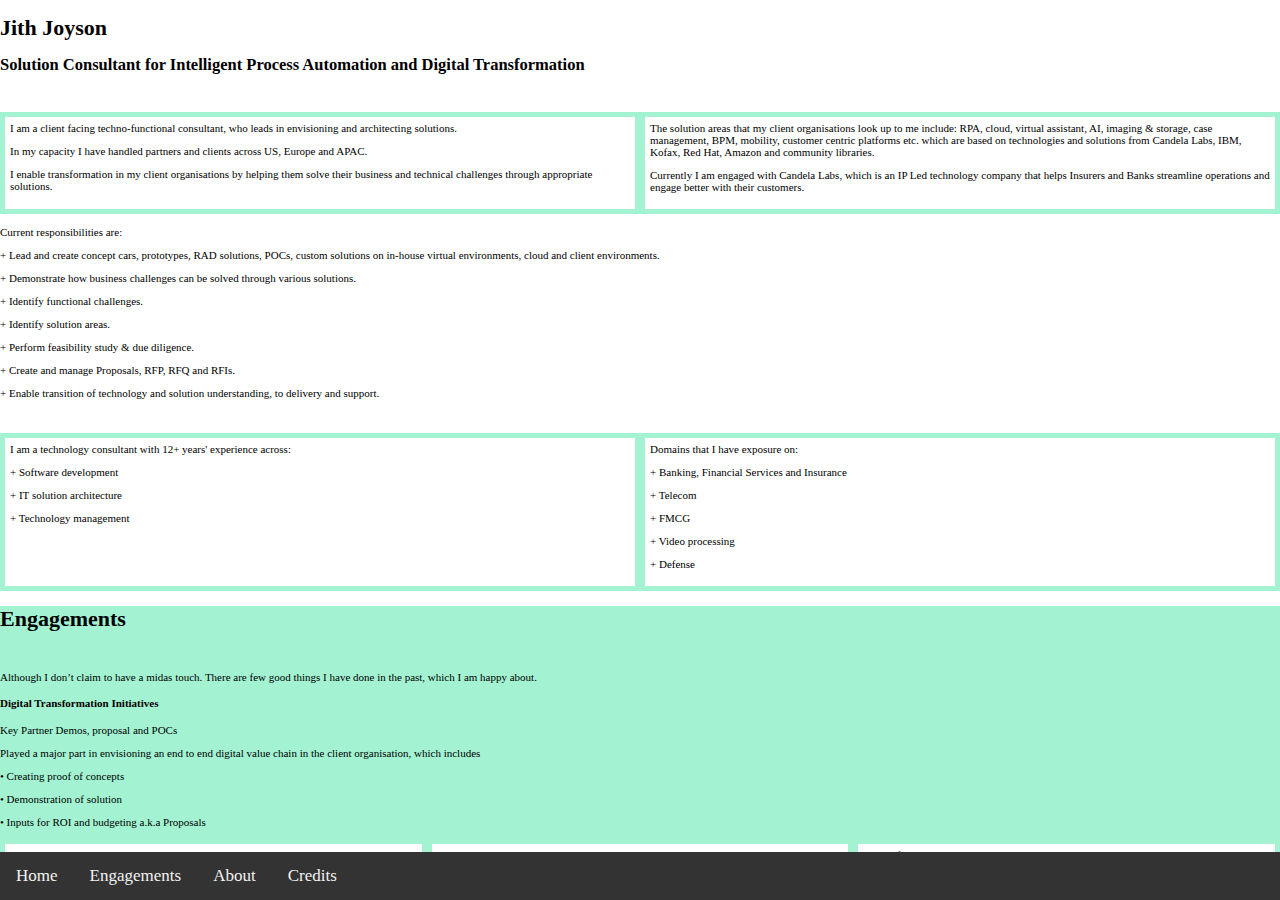
<file: index.html>
<!DOCTYPE html>
<html>
  <head>
    <title>
        Jith Joyson - Solution Consultant for Intelligent Process Automation and Digital Transformation
    </title>
    <meta charset="UTF-8"> 
        <link rel="stylesheet" type="text/css" href="./styles.css" />
  </head>
  <body>
    <div class="outer-wrapper">
       <div class="wrapper">
         <div id="home" class="slide one">
            <h1>Jith Joyson </h1> <p>
            <h2>Solution Consultant for Intelligent Process Automation and Digital Transformation</h2><p>
              <br>
            <div class="flex-container">
              <div class="flex-container-50">
                I am a client facing techno-functional consultant, who leads in envisioning and architecting solutions. <p>
                In my capacity I have handled partners and clients across US, Europe and APAC. <p>
               I enable transformation in my client organisations by helping them solve their business and technical challenges through appropriate solutions.<p>
              </div>
              <div class="flex-container-50">
                The solution areas that my client organisations look up to me include: RPA, cloud, virtual assistant, AI, imaging & storage, case management, BPM, mobility, customer centric platforms etc. which are based on technologies and solutions from Candela Labs, IBM, Kofax, Red Hat, Amazon and community libraries.<p>
                Currently I am engaged with Candela Labs, which is an IP Led technology company that helps Insurers and Banks streamline operations and engage better with their customers. <p>
              </div>
            </div>
            <br>
              Current responsibilities are:<p>
              + Lead and create concept cars, prototypes, RAD solutions, POCs, custom solutions on in-house virtual environments, cloud and client environments.<p>
              + Demonstrate how business challenges can be solved through various solutions.<p>
              + Identify functional challenges.<p>
              + Identify solution areas.<p>
              + Perform feasibility study & due diligence.<p>
              + Create and manage Proposals, RFP, RFQ and RFIs.<p>
              + Enable transition of technology and solution understanding, to delivery and support.<p>
              <p>
              <br>
              <div class="flex-container">
               <div class="flex-container-50">
                  I am a technology consultant with 12+ years' experience across:<p>
                  + Software development<p>
                  + IT solution architecture<p>
                  + Technology management
                </div>
                <div class="flex-container-50">
                  Domains that I have exposure on:<p>
                  + Banking, Financial Services and Insurance<p>
                  + Telecom<p>
                  + FMCG<p>
                  + Video processing<p>
                  + Defense
                </div>
              </div>
        	</div>
	        <div class="slide two" id="engagements">
     	      <h1>Engagements</h1><p>
            <br><br>
  	        Although I don’t claim to have a midas touch. There are few good things I 		have done in the past, which I am happy about.<p>
            <h4>Digital Transformation Initiatives<p></h4>
            Key Partner Demos, proposal and POCs<p>
            Played a major part in envisioning an end to end digital value chain in the client organisation, which includes <p>
            •	Creating proof of concepts <p>
            •	Demonstration of solution <p>
            •	Inputs for ROI and budgeting a.k.a Proposals <p>
            <div class="flex-container">
              <div class="flex-container-33">
                Prudential Hong Kong <p>
                Prudential Assurance Malaysia Berhad (PAMB) <p>
                Prudential Takaful (PBTB) – Malaysia <p>
                Prudential Thailand <p>
                Prudential Indonesia <p>
		Prudential Vietnam <p>
		Prudential Philippines <p>
		Prudential Singapore <p>
              </div>
              <div class="flex-container-33">
                NTUC Singapore <p>
                FWD Malaysia <p>
                FWD Vietnam <p>
                FWD Singapore <p>
                FWD Philipines <p>
                FWD Thailand <p>
		AXA Malaysia <p>                
              </div>
              <div class="flex-container-33">
                SCB Life Thailand <p>
		Kenya Commercial Bank <p>
                BUPA Hong Kong <p>
                Allianz Ayudhya <p>
                Great Eastern <p>
                Forte Life Combodia <p>
                Commercial Bank of Ethiopia <p>
                Zep-Re <p>
              </div>
           </div>
          <div class="flex-container">
            <div class="flex-container-50">  
                <h4> Partner Management </h4><p>
                Cobham<p>
                Xilinx Inc, US<p>
                BBC UK<p>
            </div>
            <div class="flex-container-50">
              <h4>Offshore software development engineer</h4><p></p>
               Orange UK<p>
            </div>
          </div>
        </div>
        <div class="slide three" id="about">
          <h1>About me</h1><p>
          <br><br>
            I have a never-ending curiosity to learn, improve and progress. (This website is also part of a learning exercise)<p>
          <div class="flex-container-about">
            <div class="flex-container-40-about">
              <h4>Some of my skills that could be useful in my professional interactions are:</h4> <p>
              +	International exposure: US, UK, APAC, MEA<p>
              +	Rapport building within a short span of time<p>
              +	Systems perspective (techno-functional)<p>
              +	Ability to analyse complex requirements<p>
              +	System architecture <p>
              +	Excellent people interaction<p>
              +	Financial modelling<p>	
              +	Ability to handle & lead multiple assignments<p>
              +	Work flow/ business process modelling (BPMN)<p>
              +	Excellent presentation skills <p>
              +	Consultative problem solving<p>
              +	Solution modelling and visual orchestration <p>
              +	Simple and clear communication; vocal and written<p>
            </div>
            <div class="flex-container-40-about">
              <h4>Certification</h4><p>
              + TOGAF 9 Certified Enterprise Architect (Level 1 & 2)<p></p>
              + Kofax Kapow (RPA)<p></p>
              + Licentiate from Insurance Institute of India (III)<p></p>
              + AWS Certified Solution Architect<p></p>
              + Kofax KTA (Capture and Workflow)<p></p>
              + Six Sigma Yellow belt<p></p>
              + Automation Anywhere Certified Advanced RPA Professional (V11.0), RPA Business Analyst<p></p>
              + Pursuing AWS CSA - Professional, DevOps Professional, AA and UiPath certification via self-training<p></p>
              </div>
           <div class="badge-base LI-profile-badge flex-container-20-about" data-locale="en_US" data-size="medium" data-theme="dark" data-type="HORIZONTAL" data-vanity="jithjoyson" data-version="v1"><a class="badge-base__link LI-simple-link" href="https://in.linkedin.com/in/jithjoyson?trk=profile-badge"></a></div>
            <script src="https://platform.linkedin.com/badges/js/profile.js" async defer type="text/javascript"></script>
	    </div>
		</div> 
         </div>
        <div class="slide four" id="credits">
          <h1>Credits</h1><p>
          <br><br>  
          Thanks a ton to my family, friends and colleaugues for their tolerance and support. <p>
            <br>
          <h4>Tech credits</h4><p>
          1. Domain name provider - Freenom https://www.freenom.com<p></p>
          2. Hosting - https://www.000webhost.com/ now moved to https://github.com <p></p>
          3. Horizontal scrolling - https://redstapler.co/ - functionality removed<p></p>
        </div>
      </div>
    </div>
  </div>
      <nav class="navbar">
        <div class="bnav__item"> 
         <a href="#home" class="a">Home</a>
        </div>
        <div class="bnav__item">
          <a href="#engagements" class="a">Engagements</a>
        </div>
        <div class="bnav__item">
          <a href="#about" class="a">About</a>
        </div>
        <div class="bnav__item">
          <a href="#credits" class="a">Credits</a>
        </div>
      </nav> 
</html>
</file>
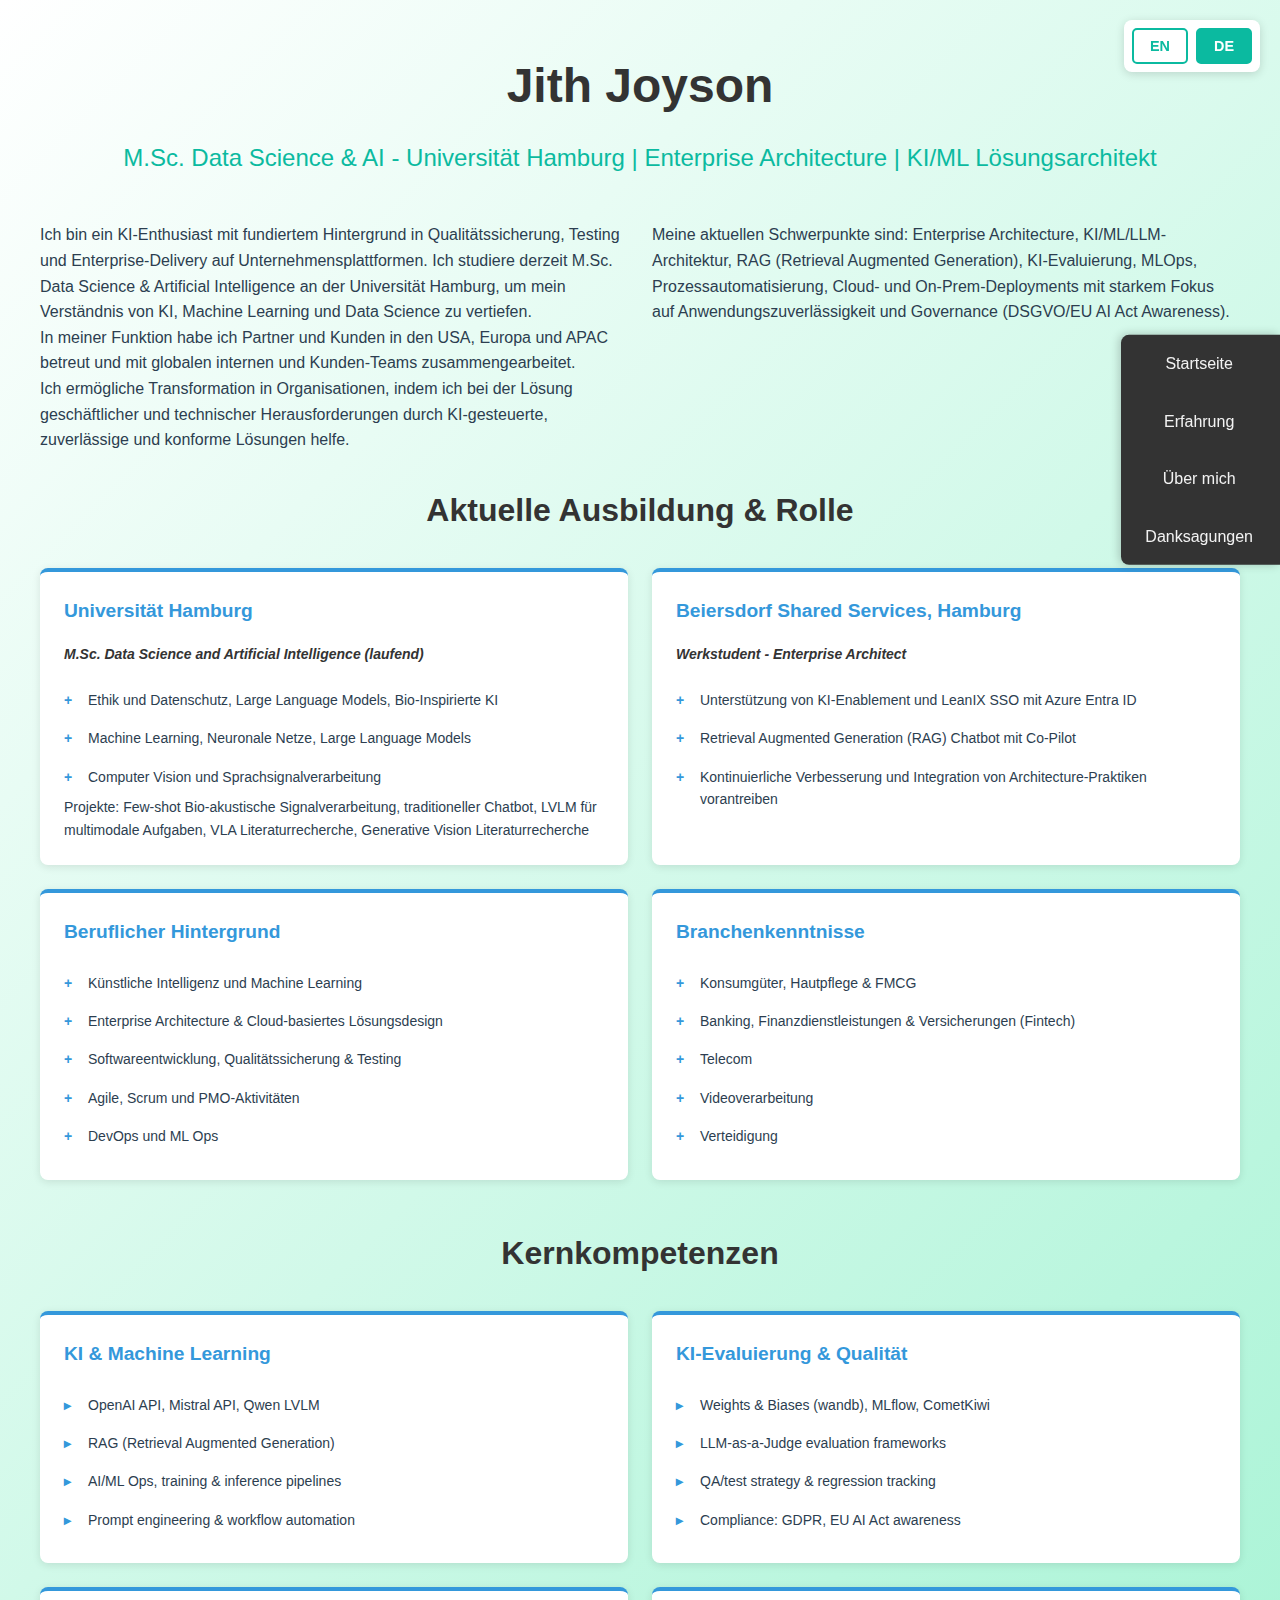
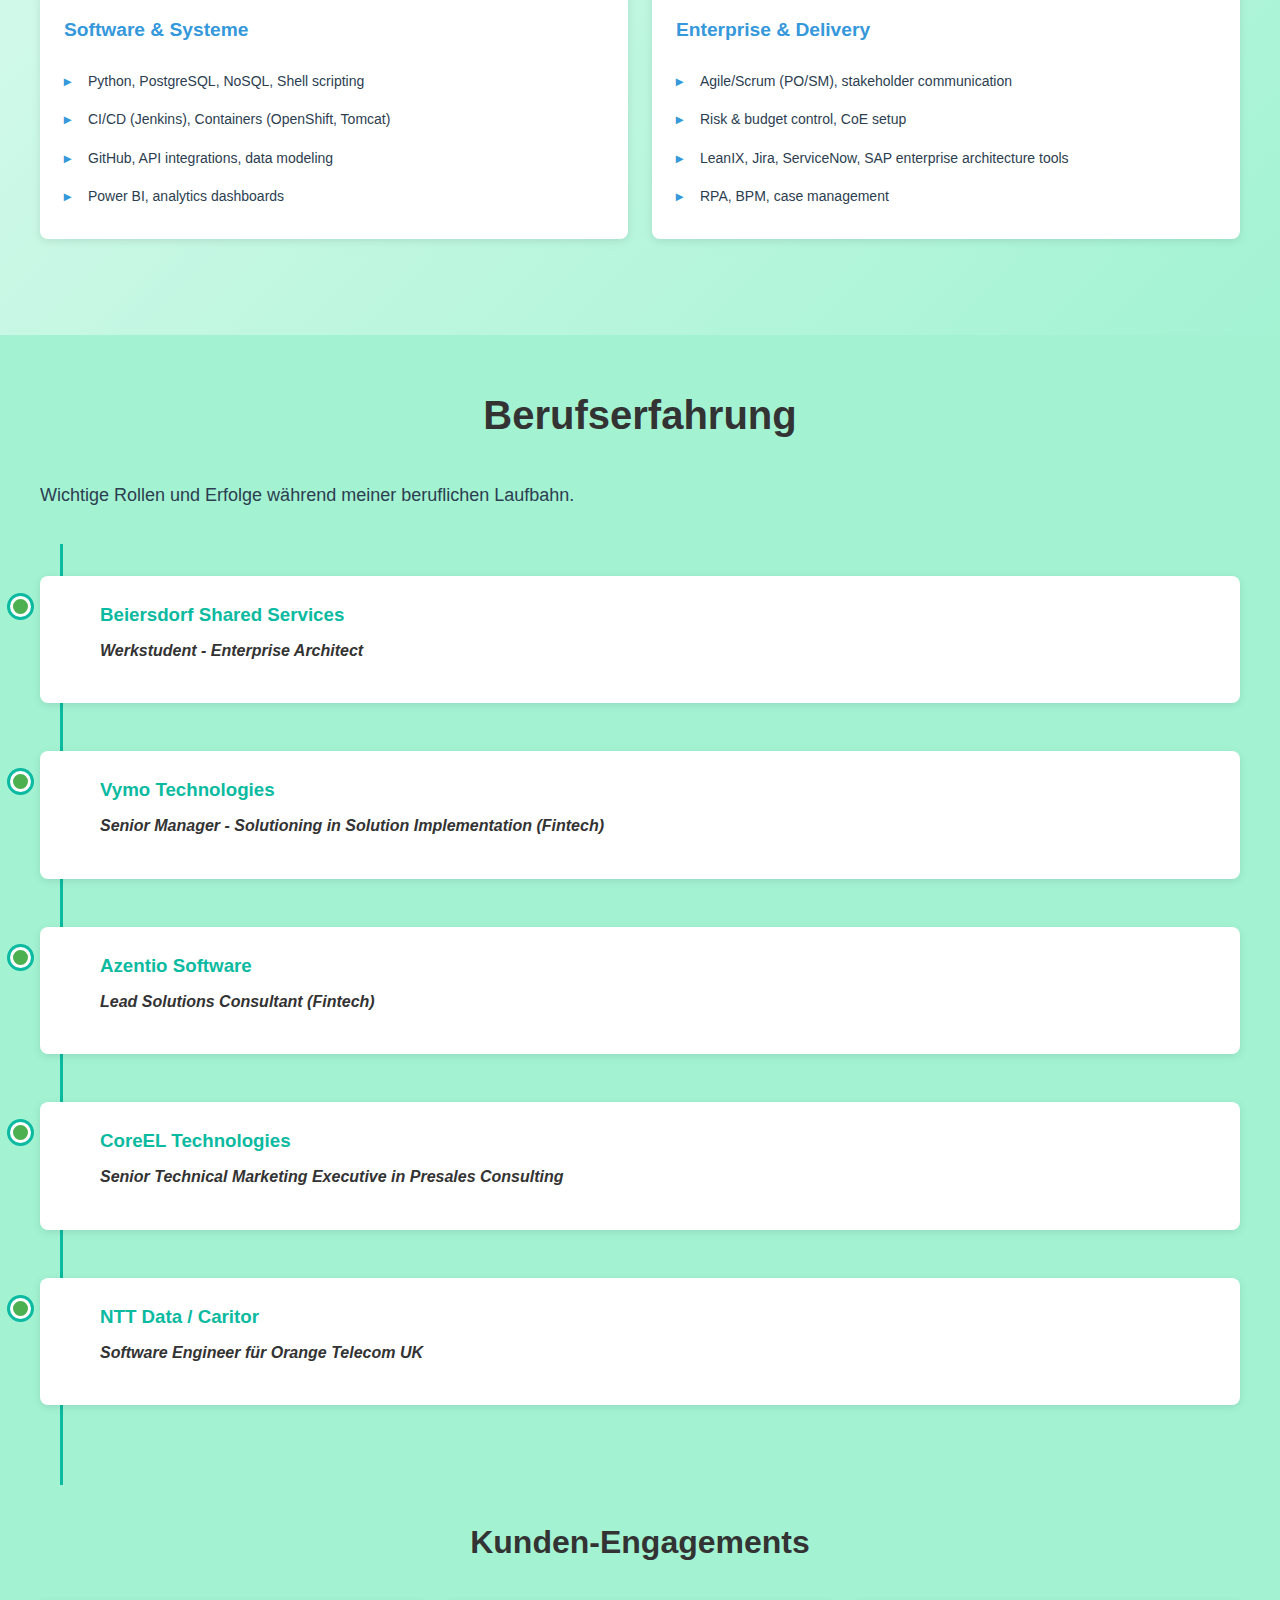
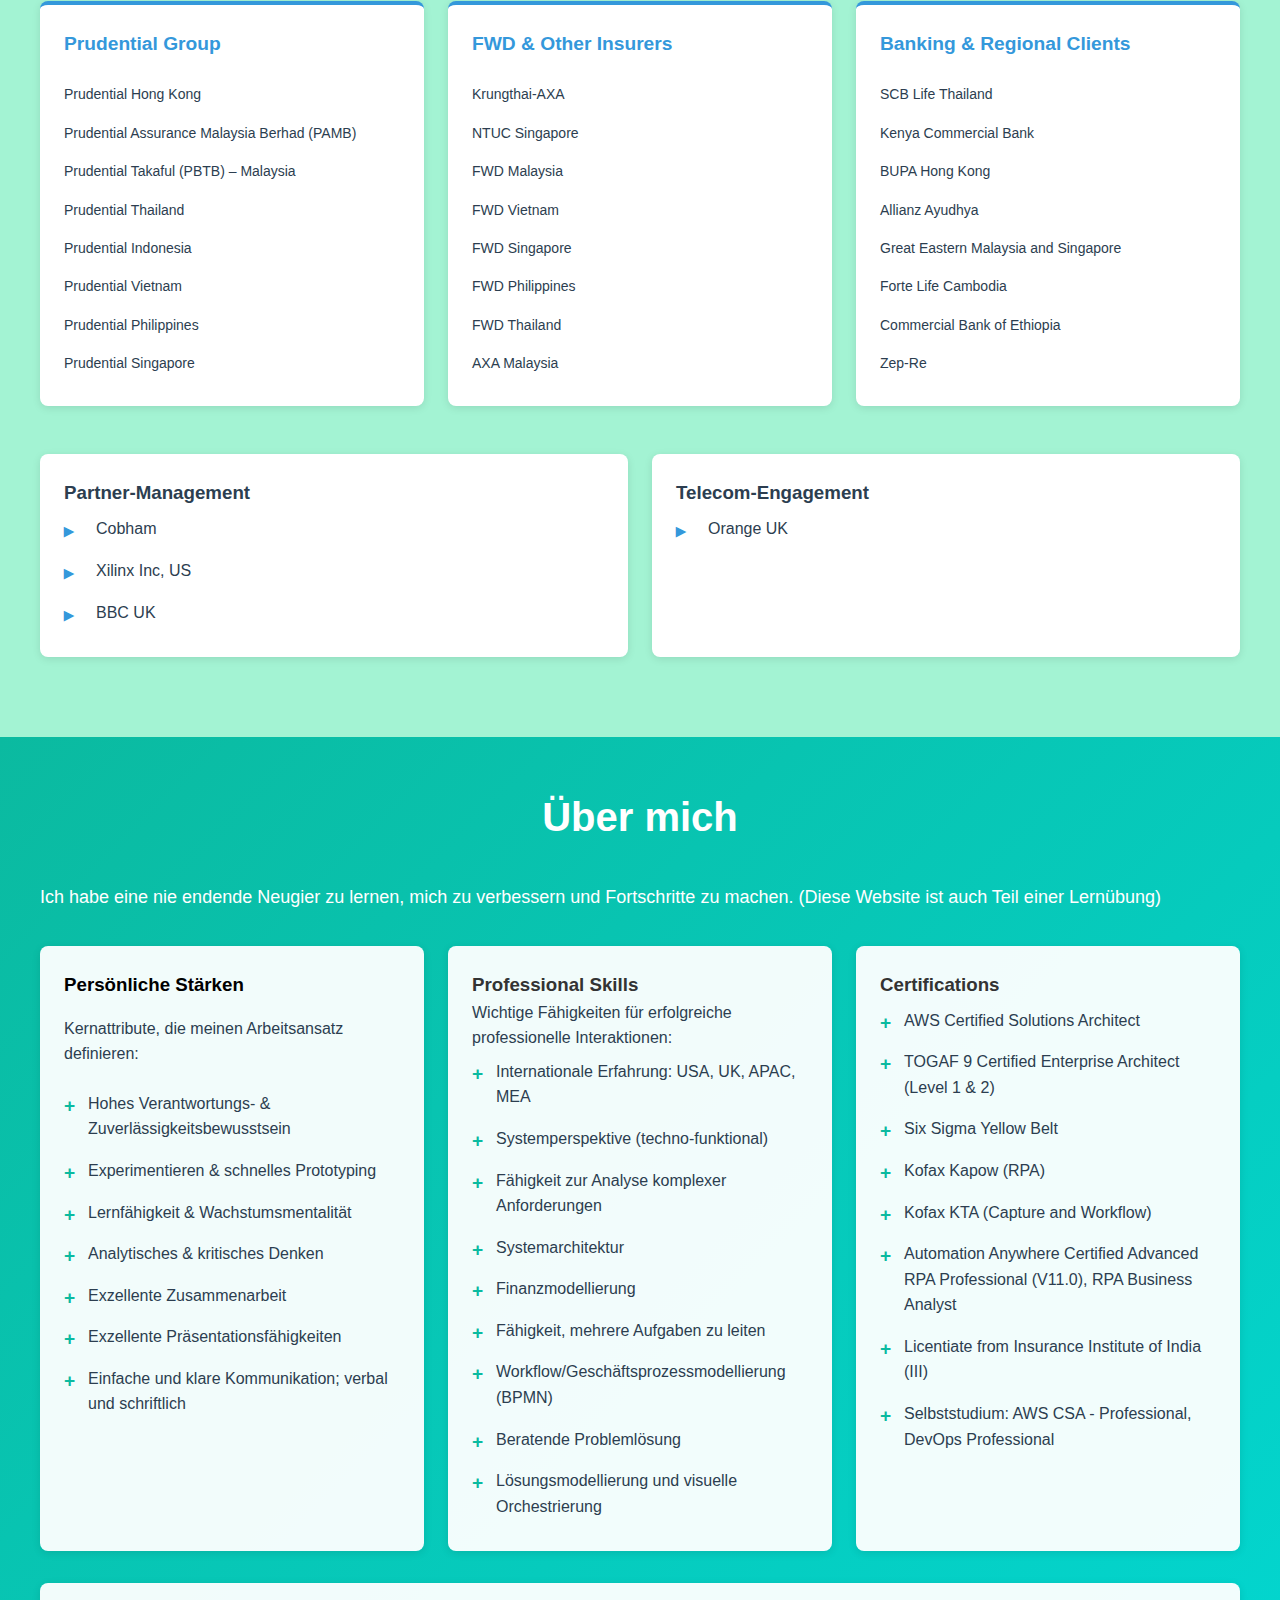
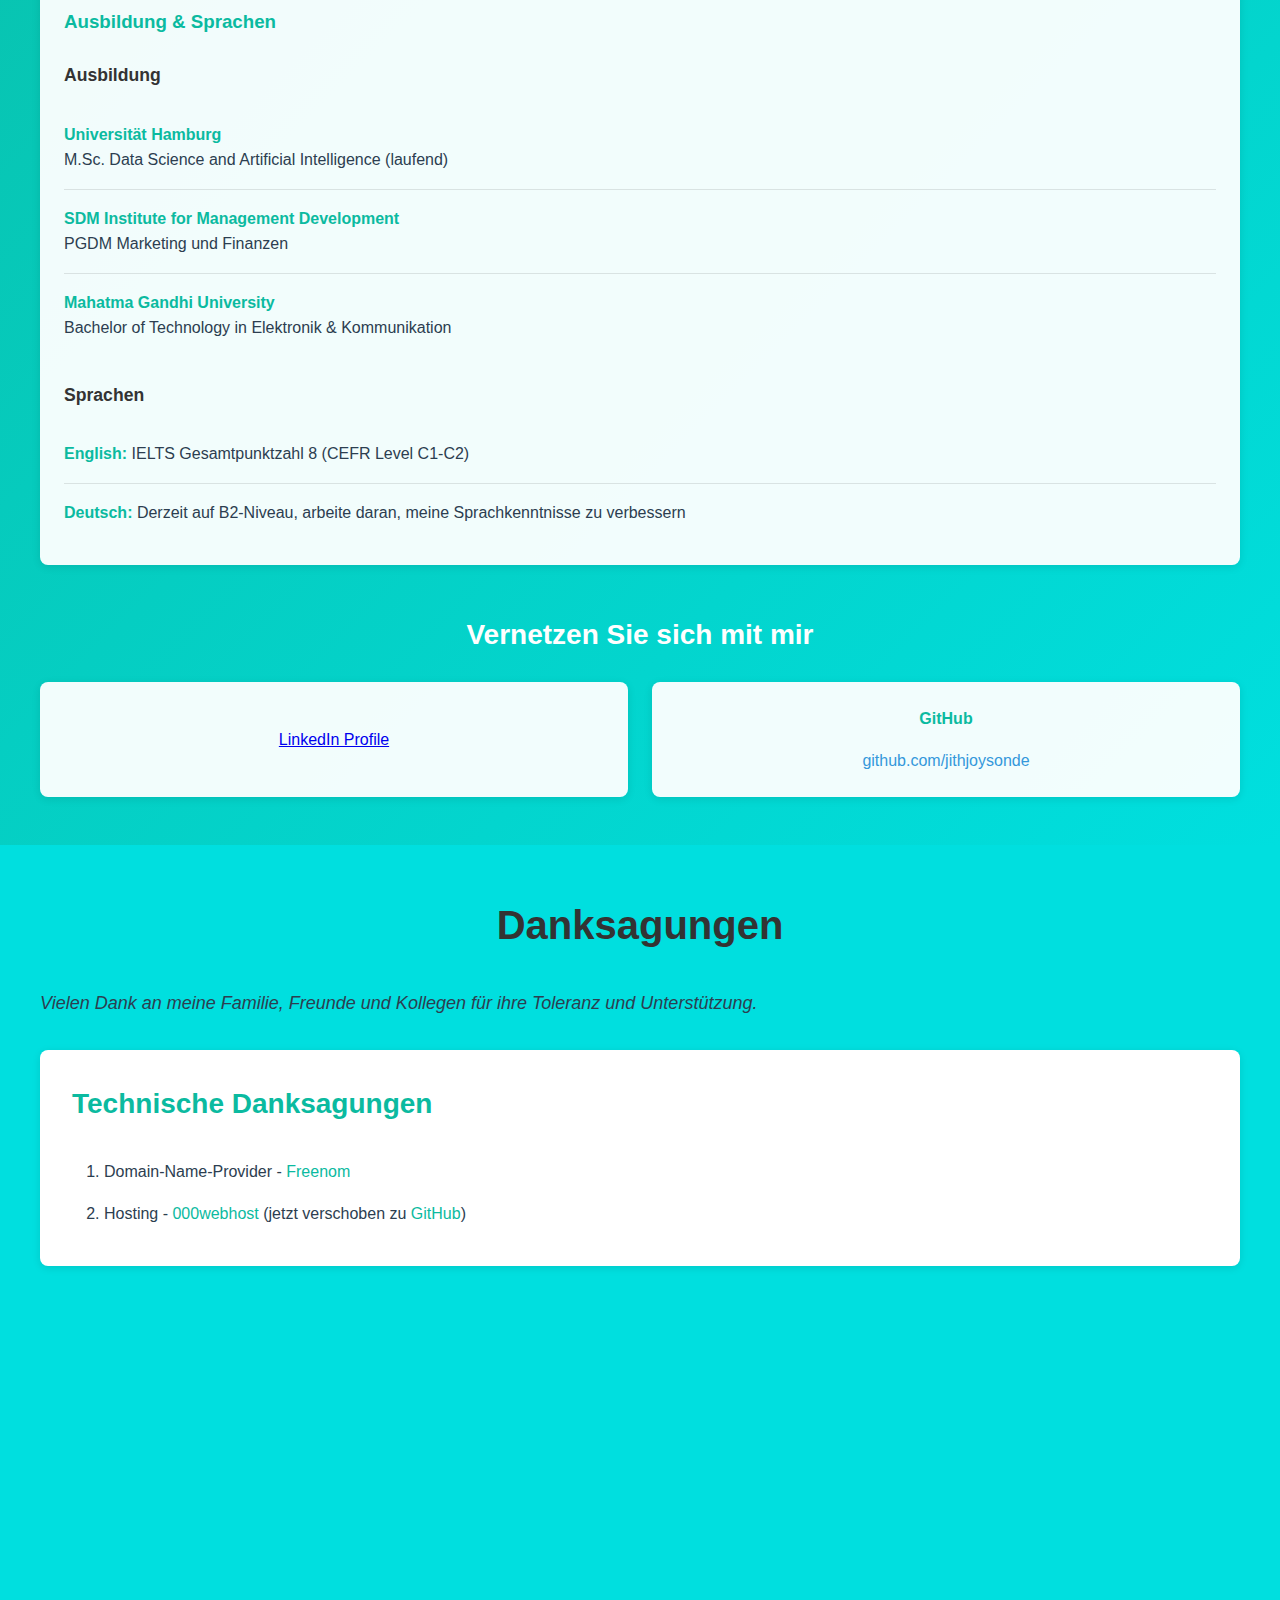
<file: homepage.html>
<!DOCTYPE html>
<html lang="en">
<head>
    <meta charset="UTF-8">
    <meta name="viewport" content="width=device-width, initial-scale=1.0">
    <meta name="description" content="Jith Joyson - AI/ML Solutions Architect & Enterprise Architecture specialist with expertise in LLM, RAG, and Digital Transformation">
    <title>Jith Joyson | AI/ML Solutions Architect & Enterprise Architecture</title>
    <link rel="stylesheet" type="text/css" href="./main-styles.css" />
</head>
<body>
    <!-- Language Selector -->
    <div class="language-selector">
        <button class="lang-btn" data-lang="en">EN</button>
        <button class="lang-btn active" data-lang="de">DE</button>
    </div>
    <div class="container">
        <main class="content-wrapper">
            <!-- Home Section -->
            <section id="home" class="section section-home">
                <div class="section-content">
                    <header class="hero">
                        <h1 class="hero-title">Jith Joyson</h1>
                        <h2 class="hero-subtitle" data-en="M.Sc. Data Science & AI - Universität Hamburg | Enterprise Architecture | AI/ML Solutions Architect " data-de="M.Sc. Data Science & AI - Universität Hamburg | Enterprise Architecture | KI/ML Lösungsarchitekt">AI/ML Solutions Architect | Enterprise Architecture | M.Sc. Data Science & AI - Universität Hamburg</h2>
                    </header>

                    <div class="intro-grid">
                        <article class="intro-card">
                            <p data-en="I am an AI enthusiast with a strong background in quality assurance, testing, and enterprise-grade delivery across enterprise platforms. Currently pursuing M.Sc. Data Science & Artificial Intelligence at Universität Hamburg to deepen my understanding of AI, machine learning, and data science." data-de="Ich bin ein KI-Enthusiast mit fundiertem Hintergrund in Qualitätssicherung, Testing und Enterprise-Delivery auf Unternehmensplattformen. Ich studiere derzeit M.Sc. Data Science & Artificial Intelligence an der Universität Hamburg, um mein Verständnis von KI, Machine Learning und Data Science zu vertiefen.">I am an AI enthusiast with a strong background in quality assurance, testing, and enterprise-grade delivery across enterprise platforms. Currently pursuing M.Sc. Data Science & Artificial Intelligence at Universität Hamburg to deepen my understanding of AI, machine learning, and data science.</p>
                            <p data-en="In my capacity, I have handled partners and clients across the US, Europe and APAC, collaborating with global internal and client teams to ship reliable AI features." data-de="In meiner Funktion habe ich Partner und Kunden in den USA, Europa und APAC betreut und mit globalen internen und Kunden-Teams zusammengearbeitet.">In my capacity, I have handled partners and clients across US, Europe, and APAC, collaborating with global internal and client teams to ship reliable AI features.</p>
                            <p data-en="I enable transformation in organizations by helping them solve business and technical challenges through AI-driven, reliable, and compliant solutions." data-de="Ich ermögliche Transformation in Organisationen, indem ich bei der Lösung geschäftlicher und technischer Herausforderungen durch KI-gesteuerte, zuverlässige und konforme Lösungen helfe.">I enable transformation in organizations by helping them solve business and technical challenges through AI-driven, reliable, and compliant solutions.</p>
                        </article>
                        <article class="intro-card">
                            <p data-en="My current focus areas include: Enterprise Architecture, AI/ML/LLM Architecture, RAG (Retrieval Augmented Generation), AI evaluation, MLOps, process automation, cloud and on-prem deployments, with a strong emphasis on application reliability and governance (GDPR/EU AI Act awareness)." data-de="Meine aktuellen Schwerpunkte sind: Enterprise Architecture, KI/ML/LLM-Architektur, RAG (Retrieval Augmented Generation), KI-Evaluierung, MLOps, Prozessautomatisierung, Cloud- und On-Prem-Deployments mit starkem Fokus auf Anwendungszuverlässigkeit und Governance (DSGVO/EU AI Act Awareness).">My current focus areas include: Enterprise Architecture, AI/ML/LLM Architecture, RAG (Retrieval Augmented Generation), AI evaluation, MLOps, process automation, cloud and on-prem deployments, with strong emphasis on application reliability and governance (GDPR/EU AI Act awareness).</p>
                        </article>
                    </div>

                    <!-- Current Work Section -->
                    <div class="current-work">
                        <h3 data-en="Current Education & Role" data-de="Aktuelle Ausbildung & Rolle">Current Education & Role</h3>
                        <div class="current-items">
                            <article class="current-card">
                                <h4>Universität Hamburg</h4>
                                <p class="role" data-en="M.Sc. Data Science and Artificial Intelligence (Ongoing)" data-de="M.Sc. Data Science and Artificial Intelligence (laufend)">M.Sc. Data Science and Artificial Intelligence (Ongoing)</p>
                                <ul>
                                    <li data-en="Ethics and Privacy, Large Language Models, Bio-Inspired AI" data-de="Ethik und Datenschutz, Large Language Models, Bio-Inspirierte KI">Ethics and Privacy, Large Language Models, Bio-Inspired AI</li>
                                    <li data-en="Machine Learning, Neural Networks, Large Language Models" data-de="Machine Learning, Neuronale Netze, Large Language Models">Machine Learning, Neural Networks, Large Language Models</li>
                                    <li data-en="Computer Vision and Speech Signal Processing" data-de="Computer Vision und Sprachsignalverarbeitung">Computer Vision and Speech Signal Processing</li>
                                </ul>
                                <p data-en="Projects: Few-shot Bio-acoustic signal processing, traditional chatbot, LVLM for Multi-modal tasks, VLA literature research, Generative Vision literature research" data-de="Projekte: Few-shot Bio-akustische Signalverarbeitung, traditioneller Chatbot, LVLM für multimodale Aufgaben, VLA Literaturrecherche, Generative Vision Literaturrecherche">Projects: Few-shot Bio-acoustic signal processing, traditional chatbot, LVLM for Multi-modal tasks, VLA literature research, Generative Vision literature research</p>
                            </article>
                            <article class="current-card">
                                <h4>Beiersdorf Shared Services, Hamburg</h4>
                                <p class="role" data-en="Working Student - Enterprise Architect" data-de="Werkstudent - Enterprise Architect">Working Student - Enterprise Architect</p>
                                <ul>
                                    <li data-en="Support AI enablement and LeanIX SSO with Azure Entra ID" data-de="Unterstützung von KI-Enablement und LeanIX SSO mit Azure Entra ID">Support AI enablement and LeanIX SSO with Azure Entra ID</li>
                                    <li data-en="Retrieval Augmented Generation (RAG) chatbot using Co-Pilot" data-de="Retrieval Augmented Generation (RAG) Chatbot mit Co-Pilot">Retrieval Augmented Generation (RAG) chatbot using Co-Pilot</li>
                                    <li data-en="Drive continuous improvement and integration for architecture practices" data-de="Kontinuierliche Verbesserung und Integration von Architecture-Praktiken vorantreiben">Drive continuous improvement and integration for architecture practices</li>
                                </ul>
                            </article>
                            <article class="current-card">
                                <h4 data-en="Professional Background" data-de="Beruflicher Hintergrund">Professional Background</h4>
                                <ul>
                                    <li data-en="Artificial Intelligence and Machine Learning" data-de="Künstliche Intelligenz und Machine Learning">Artificial Intelligence and Machine Learning</li>
                                    <li data-en="Enterprise architecture & cloud-based solution design" data-de="Enterprise Architecture & Cloud-basiertes Lösungsdesign">Enterprise architecture & cloud-based solution design</li>
                                    <li data-en="Software development, Quality assurance & testing" data-de="Softwareentwicklung, Qualitätssicherung & Testing">Software development, Quality assurance & testing</li>
                                    <li data-en="Agile, Scrum and PMO activities" data-de="Agile, Scrum und PMO-Aktivitäten">Agile, Scrum and PMO activities</li>
                                    <li data-en="DevOps and ML Ops" data-de="DevOps und ML Ops">DevOps and ML Ops</li>
                                </ul>
                            </article>
                            <article class="current-card">
                                <h4 data-en="Domain Expertise" data-de="Branchenkenntnisse">Domain Expertise</h4>
                                <ul>
                                    <li data-en="Consumer Goods, Skincare & FMCG" data-de="Konsumgüter, Hautpflege & FMCG">Consumer Goods, Skincare & FMCG</li>
                                    <li data-en="Banking, Financial Services & Insurance (Fintech)" data-de="Banking, Finanzdienstleistungen & Versicherungen (Fintech)">Banking, Financial Services & Insurance (Fintech)</li>
                                    <li>Telecom</li>
                                    <li data-en="Video processing" data-de="Videoverarbeitung">Video processing</li>
                                    <li data-en="Defense" data-de="Verteidigung">Defense</li>
                                </ul>
                            </article>
                        </div>
                    </div>

                    <!-- AI & Technical Expertise -->
                    <div class="expertise-section">
                        <h3 data-en="Core Expertise" data-de="Kernkompetenzen">Core Expertise</h3>
                        <div class="expertise-grid-2x2">
                            <article class="expertise-card">
                                <h4 data-en="AI & Machine Learning" data-de="KI & Machine Learning">AI & Machine Learning</h4>
                                <ul>
                                    <li>OpenAI API, Mistral API, Qwen LVLM</li>
                                    <li>RAG (Retrieval Augmented Generation)</li>
                                    <li>AI/ML Ops, training & inference pipelines</li>
                                    <li>Prompt engineering & workflow automation</li>
                                </ul>
                            </article>
                            <article class="expertise-card">
                                <h4 data-en="AI Evaluation & Quality" data-de="KI-Evaluierung & Qualität">AI Evaluation & Quality</h4>
                                <ul>
                                    <li>Weights & Biases (wandb), MLflow, CometKiwi</li>
                                    <li>LLM-as-a-Judge evaluation frameworks</li>
                                    <li>QA/test strategy & regression tracking</li>
                                    <li>Compliance: GDPR, EU AI Act awareness</li>
                                </ul>
                            </article>
                            <article class="expertise-card">
                                <h4 data-en="Software & Systems" data-de="Software & Systeme">Software & Systems</h4>
                                <ul>
                                    <li>Python, PostgreSQL, NoSQL, Shell scripting</li>
                                    <li>CI/CD (Jenkins), Containers (OpenShift, Tomcat)</li>
                                    <li>GitHub, API integrations, data modeling</li>
                                    <li>Power BI, analytics dashboards</li>
                                </ul>
                            </article>
                            <article class="expertise-card">
                                <h4 data-en="Enterprise & Delivery" data-de="Enterprise & Delivery">Enterprise & Delivery</h4>
                                <ul>
                                    <li>Agile/Scrum (PO/SM), stakeholder communication</li>
                                    <li>Risk & budget control, CoE setup</li>
                                    <li>LeanIX, Jira, ServiceNow, SAP enterprise architecture tools</li>
                                    <li>RPA, BPM, case management</li>
                                </ul>
                            </article>
                        </div>
                    </div>
                </div>
            </section>

            <!-- Experience Section -->
            <section id="engagements" class="section section-engagements">
                <div class="section-content">
                    <h1 class="section-title" data-en="Professional Experience" data-de="Berufserfahrung">Professional Experience</h1>
                    
                    <p class="section-intro" data-en="Key roles and achievements throughout my career journey." data-de="Wichtige Rollen und Erfolge während meiner beruflichen Laufbahn.">Key roles and achievements throughout my career journey.</p>

                    <!-- Timeline -->
                    <div class="timeline">
                        <article class="timeline-item">
                            <h3>Beiersdorf Shared Services</h3>
                            <p class="company-role" data-en="Working Student - Enterprise Architect" data-de="Werkstudent - Enterprise Architect">Working Student - Enterprise Architect</p>
                        </article>

                        <article class="timeline-item">
                            <h3>Vymo Technologies</h3>
                            <p class="company-role" data-en="Senior Manager - Solutioning in Solution Implementation (Fintech)" data-de="Senior Manager - Solutioning in Solution Implementation (Fintech)">Senior Manager - Solutioning in Solution Implementation (Fintech)</p>
                        </article>

                        <article class="timeline-item">
                            <h3>Azentio Software</h3>
                            <p class="company-role" data-en="Lead Solutions Consultant (Fintech)" data-de="Lead Solutions Consultant (Fintech)">Lead Solutions Consultant (Fintech)</p>
                        </article>

                        <article class="timeline-item">
                            <h3>CoreEL Technologies</h3>
                            <p class="company-role" data-en="Senior Technical Marketing Executive in Presales Consulting" data-de="Senior Technical Marketing Executive in Presales Consulting">Senior Technical Marketing Executive in Presales Consulting</p>
                        </article>

                        <article class="timeline-item">
                            <h3>NTT Data / Caritor </h3>
                            <p class="company-role" data-en="Software Engineer for Orange Telecom UK" data-de="Software Engineer für Orange Telecom UK">Software Engineer for Orange Telecom UK</p>
                        </article>
                    </div>

                    <div class="client-engagements-section">
                        <h3 data-en="Client Engagements" data-de="Kunden-Engagements ">Client Engagements (Insurance & Banking)</h3>
                        <div class="clients-grid">
                            <article class="client-column">
                                <h4>Prudential Group</h4>
                                <ul class="client-list">
                                    <li>Prudential Hong Kong</li>
                                    <li>Prudential Assurance Malaysia Berhad (PAMB)</li>
                                    <li>Prudential Takaful (PBTB) – Malaysia</li>
                                    <li>Prudential Thailand</li>
                                    <li>Prudential Indonesia</li>
                                    <li>Prudential Vietnam</li>
                                    <li>Prudential Philippines</li>
                                    <li>Prudential Singapore</li>
                                </ul>
                            </article>
                            <article class="client-column">
                                <h4>FWD & Other Insurers</h4>
                                <ul class="client-list">
                                    <li>Krungthai-AXA</li>
                                    <li>NTUC Singapore</li>
                                    <li>FWD Malaysia</li>
                                    <li>FWD Vietnam</li>
                                    <li>FWD Singapore</li>
                                    <li>FWD Philippines</li>
                                    <li>FWD Thailand</li>
                                    <li>AXA Malaysia</li>
                                </ul>
                            </article>
                            <article class="client-column">
                                <h4>Banking & Regional Clients</h4>
                                <ul class="client-list">
                                    <li>SCB Life Thailand</li>
                                    <li>Kenya Commercial Bank</li>
                                    <li>BUPA Hong Kong</li>
                                    <li>Allianz Ayudhya</li>
                                    <li>Great Eastern Malaysia and Singapore</li>
                                    <li>Forte Life Cambodia</li>
                                    <li>Commercial Bank of Ethiopia</li>
                                    <li>Zep-Re</li>
                                </ul>
                            </article>
                        </div>
                    </div>

                    <div class="additional-engagements">
                        <article class="engagement-card">
                            <h3 data-en="Partner Management" data-de="Partner-Management">Partner Management</h3>
                            <ul>
                                <li>Cobham</li>
                                <li>Xilinx Inc, US</li>
                                <li>BBC UK</li>
                            </ul>
                        </article>
                        <article class="engagement-card">
                            <h3 data-en="Telecom Engagement" data-de="Telecom-Engagement">Telecom Engagement</h3>
                            <ul>
                                <li>Orange UK</li>
                            </ul>
                        </article>
                    </div>
                </div>
            </section>

            <!-- About Section -->
            <section id="about" class="section section-about">
                <div class="section-content">
                    <h1 class="section-title" data-en="About Me" data-de="Über mich">About Me</h1>
                    
                    <p class="section-intro" data-en="I have a never-ending curiosity to learn, improve, and progress. (This website is also part of a learning exercise)" data-de="Ich habe eine nie endende Neugier zu lernen, mich zu verbessern und Fortschritte zu machen. (Diese Website ist auch Teil einer Lernübung)">I have a never-ending curiosity to learn, improve, and progress. (This website is also part of a learning exercise)</p>

                    <div class="about-grid">
                        <article class="about-card personal-card">
                            <h3 data-en="Personal Strengths" data-de="Persönliche Stärken">Personal Strengths</h3>
                            <p data-en="Core personal attributes that define my approach to work:" data-de="Kernattribute, die meinen Arbeitsansatz definieren:">Core personal attributes that define my approach to work:</p>
                            <ul class="personal-list">
                                <li data-en="High sense of responsibility & reliability" data-de="Hohes Verantwortungs- & Zuverlässigkeitsbewusstsein">High sense of responsibility & reliability</li>
                                <li data-en="Experimentation & rapid prototyping" data-de="Experimentieren & schnelles Prototyping">Experimentation & rapid prototyping</li>
                                <li data-en="Learning agility & growth mindset" data-de="Lernfähigkeit & Wachstumsmentalität">Learning agility & growth mindset</li>
                                <li data-en="Analytical & critical thinker" data-de="Analytisches & kritisches Denken">Analytical & critical thinker</li>
                                <li data-en="Excellent people interaction" data-de="Exzellente Zusammenarbeit">Excellent people interaction</li>
                                <li data-en="Excellent presentation skills" data-de="Exzellente Präsentationsfähigkeiten">Excellent presentation skills</li>
                                <li data-en="Simple and clear communication; verbal and written" data-de="Einfache und klare Kommunikation; verbal und schriftlich">Simple and clear communication; verbal and written</li>
                            </ul>
                        </article>
                        <article class="about-card skills-card">
                            <h3>Professional Skills</h3>
                            <p data-en="Key skills that drive successful professional interactions:" data-de="Wichtige Fähigkeiten für erfolgreiche professionelle Interaktionen:">Key skills that drive successful professional interactions:</p>
                            <ul class="skills-list">
                                <li data-en="International exposure: US, UK, APAC, MEA" data-de="Internationale Erfahrung: USA, UK, APAC, MEA">International exposure: US, UK, APAC, MEA</li>
                                <li data-en="Systems perspective (techno-functional)" data-de="Systemperspektive (techno-funktional)">Systems perspective (techno-functional)</li>
                                <li data-en="Ability to analyze complex requirements" data-de="Fähigkeit zur Analyse komplexer Anforderungen">Ability to analyze complex requirements</li>
                                <li data-en="System architecture" data-de="Systemarchitektur">System architecture</li>
                                <li data-en="Financial modelling" data-de="Finanzmodellierung">Financial modelling</li>
                                <li data-en="Ability to handle & lead multiple assignments" data-de="Fähigkeit, mehrere Aufgaben zu leiten">Ability to handle & lead multiple assignments</li>
                                <li data-en="Workflow/business process modelling (BPMN)" data-de="Workflow/Geschäftsprozessmodellierung (BPMN)">Workflow/business process modelling (BPMN)</li>
                                <li data-en="Consultative problem solving" data-de="Beratende Problemlösung">Consultative problem solving</li>
                                <li data-en="Solution modelling and visual orchestration" data-de="Lösungsmodellierung und visuelle Orchestrierung">Solution modelling and visual orchestration</li>
                            </ul>
                        </article>

                        <article class="about-card certifications-card">
                            <h3>Certifications</h3>
                            <ul class="certification-list">
                                <li>AWS Certified Solutions Architect</li>
                                <li>TOGAF 9 Certified Enterprise Architect (Level 1 & 2)</li>
                                <li>Six Sigma Yellow Belt</li>
                                <li>Kofax Kapow (RPA)</li>
                                <li>Kofax KTA (Capture and Workflow)</li>
                                <li>Automation Anywhere Certified Advanced RPA Professional (V11.0), RPA Business Analyst</li>
                                <li>Licentiate from Insurance Institute of India (III)</li>
                                <li data-en="Pursuing AWS CSA - Professional, DevOps Professional via self-training" data-de="Selbststudium: AWS CSA - Professional, DevOps Professional">Pursuing AWS CSA - Professional, DevOps Professional via self-training</li>
                            </ul>
                        </article>
                    </div>

                    <!-- Education & Languages Section -->
                    <article class="about-card education-languages-card">
                        <h3 data-en="Education & Languages" data-de="Ausbildung & Sprachen">Education & Languages</h3>
                        
                        <h4 data-en="Education" data-de="Ausbildung">Education</h4>
                        <ul class="education-list">
                            <li>
                                <strong>Universität Hamburg</strong><br>
                                <span data-en="M.Sc. Data Science and Artificial Intelligence (Ongoing)" data-de="M.Sc. Data Science and Artificial Intelligence (laufend)">M.Sc. Data Science and Artificial Intelligence (Ongoing)</span>
                            </li>
                            <li>
                                <strong>SDM Institute for Management Development</strong><br>
                                <span data-en="PGDM Marketing and Finance" data-de="PGDM Marketing und Finanzen">PGDM Marketing and Finance</span>
                            </li>
                            <li>
                                <strong>Mahatma Gandhi University</strong><br>
                                <span data-en="Bachelor of Technology in Electronics & Communication" data-de="Bachelor of Technology in Elektronik & Kommunikation">Bachelor of Technology in Electronics & Communication</span>
                            </li>
                        </ul>

                        <h4 data-en="Languages" data-de="Sprachen">Languages</h4>
                        <ul class="languages-list">
                            <li>
                                <strong>English:</strong> <span data-en="IELTS Overall Band Score 8 (CEFR Level C1-C2)" data-de="IELTS Gesamtpunktzahl 8 (CEFR Level C1-C2)">IELTS Overall Band Score 8 (CEFR Level C1-C2)</span>
                            </li>
                            <li>
                                <strong>Deutsch:</strong> <span data-en="Currently at B2 level, working to improve language skills" data-de="Derzeit auf B2-Niveau, arbeite daran, meine Sprachkenntnisse zu verbessern">Currently at B2 level, working to improve language skills</span>
                            </li>
                        </ul>
                    </article>

                    <!-- LinkedIn and GitHub -->
                    <div class="social-section">
                        <h3 data-en="Connect with me" data-de="Vernetzen Sie sich mit mir">Connect with me</h3>
                        <div class="social-grid">
                            <article class="about-card linkedin-card">
                                <div class="badge-base LI-profile-badge" data-locale="en_US" data-size="medium" data-theme="dark" data-type="VERTICAL" data-vanity="jithjoyson" data-version="v1">
                                    <a class="badge-base__link LI-simple-link" href="https://in.linkedin.com/in/jithjoyson?trk=profile-badge">LinkedIn Profile</a>
                                </div>
                                <script src="https://platform.linkedin.com/badges/js/profile.js" async defer type="text/javascript"></script>
                            </article>
                            <article class="about-card social-card">
                                <h4>GitHub</h4>
                                <p><a href="https://github.com/jithjoysonde" target="_blank" rel="noopener">github.com/jithjoysonde</a></p>
                            </article>
                        </div>
                    </div>
                </div>
            </section>

            <!-- Credits Section -->
            <section id="credits" class="section section-credits">
                <div class="section-content">
                    <h1 class="section-title" data-en="Credits" data-de="Danksagungen">Credits</h1>
                    
                    <p class="gratitude" data-en="Thanks a ton to my family, friends, and colleagues for their tolerance and support." data-de="Vielen Dank an meine Familie, Freunde und Kollegen für ihre Toleranz und Unterstützung.">Thanks a ton to my family, friends, and colleagues for their tolerance and support.</p>

                    <article class="tech-credits">
                        <h3 data-en="Tech Credits" data-de="Technische Danksagungen">Tech Credits</h3>
                        <ol class="credits-list">
                            <li data-en="Domain name provider - " data-de="Domain-Name-Provider - ">Domain name provider - <a href="https://www.freenom.com" target="_blank" rel="noopener">Freenom</a></li>
                            <li data-en="Hosting - " data-de="Hosting - ">Hosting - <a href="https://www.000webhost.com/" target="_blank" rel="noopener">000webhost</a> (<span data-en="now moved to" data-de="jetzt verschoben zu">now moved to</span> <a href="https://github.com" target="_blank" rel="noopener">GitHub</a>)</li>
                        </ol>
                    </article>
                </div>
            </section>
        </main>
    </div>

    <!-- Navigation Bar -->
    <nav class="navbar" role="navigation" aria-label="Main navigation">
        <a href="#home" class="nav-link" data-en="Home" data-de="Startseite">Home</a>
        <a href="#engagements" class="nav-link" data-en="Experience" data-de="Erfahrung">Experience</a>
        <a href="#about" class="nav-link" data-en="About" data-de="Über mich">About</a>
        <a href="#credits" class="nav-link" data-en="Credits" data-de="Danksagungen">Credits</a>
    </nav>

    <!-- Language Switcher Script -->
    <script>
        // Language switching functionality
        const langButtons = document.querySelectorAll('.lang-btn');
        let currentLang = 'de';

        function switchLanguage(lang) {
            currentLang = lang;
            
            // Update button states
            langButtons.forEach(btn => {
                if (btn.dataset.lang === lang) {
                    btn.classList.add('active');
                } else {
                    btn.classList.remove('active');
                }
            });

            // Update all translatable elements
            const elements = document.querySelectorAll('[data-en][data-de]');
            elements.forEach(el => {
                const text = el.getAttribute(`data-${lang}`);
                if (text) {
                    // Check if element contains only text or has child elements
                    if (el.children.length === 0 || el.tagName === 'A') {
                        el.textContent = text;
                    } else {
                        // For elements with children, only update text nodes
                        const firstTextNode = Array.from(el.childNodes).find(node => node.nodeType === 3);
                        if (firstTextNode) {
                            firstTextNode.textContent = text;
                        }
                    }
                }
            });

            // Store preference
            localStorage.setItem('preferredLanguage', lang);
        }

        // Add click listeners to language buttons
        langButtons.forEach(btn => {
            btn.addEventListener('click', () => {
                switchLanguage(btn.dataset.lang);
            });
        });

        // Load saved language preference
        const savedLang = localStorage.getItem('preferredLanguage');
        if (savedLang && (savedLang === 'en' || savedLang === 'de')) {
            switchLanguage(savedLang);
        } else {
            // Default to German on first visit
            switchLanguage('de');
        }
    </script>
</body>
</html>
</file>
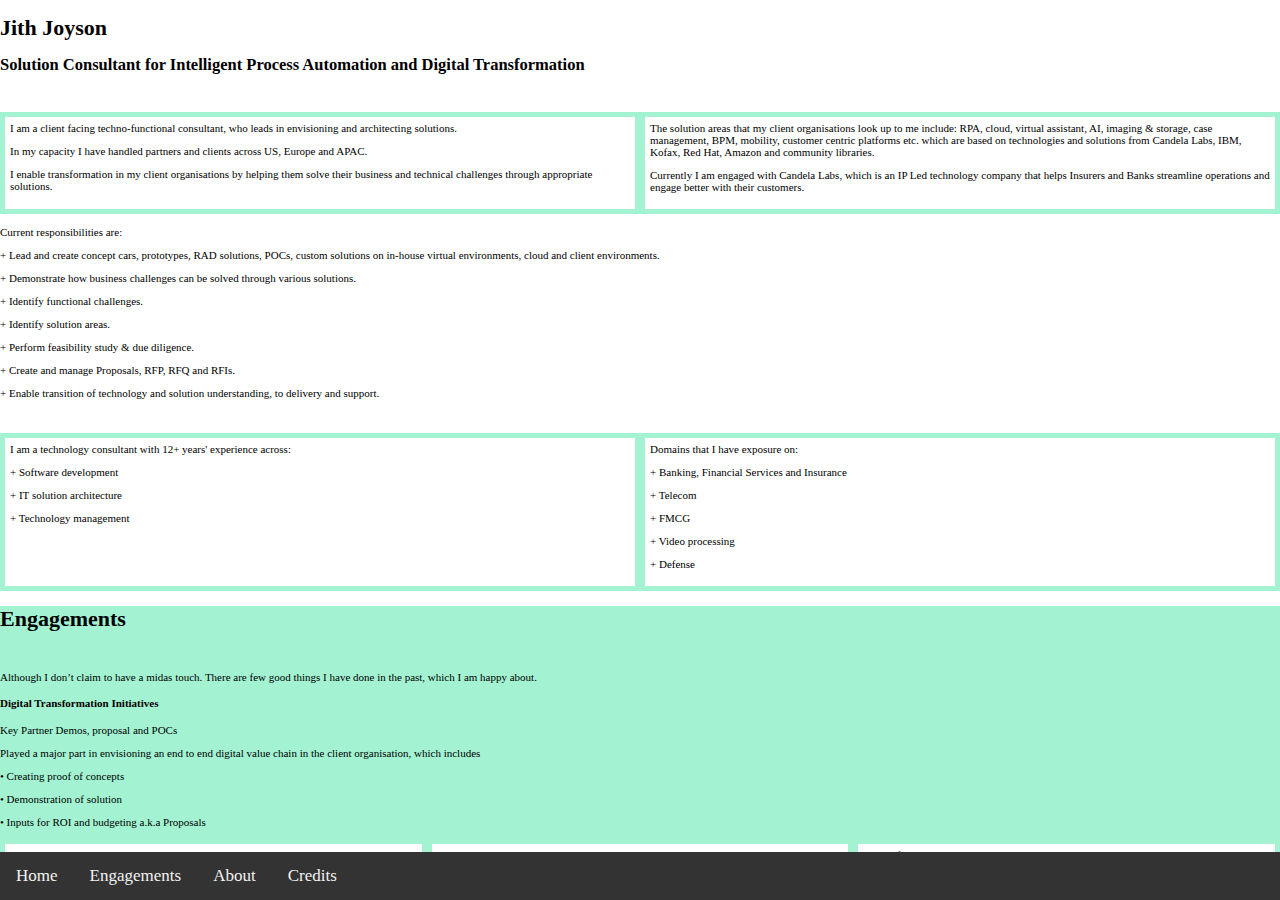
<file: index20260208arch.html>
<!DOCTYPE html>
<html>
  <head>
    <title>
        Jith Joyson - Solution Consultant for Intelligent Process Automation and Digital Transformation
    </title>
    <meta charset="UTF-8"> 
        <link rel="stylesheet" type="text/css" href="./styles.css" />
  </head>
  <body>
    <div class="outer-wrapper">
       <div class="wrapper">
         <div id="home" class="slide one">
            <h1>Jith Joyson </h1> <p>
            <h2>Solution Consultant for Intelligent Process Automation and Digital Transformation</h2><p>
              <br>
            <div class="flex-container">
              <div class="flex-container-50">
                I am a client facing techno-functional consultant, who leads in envisioning and architecting solutions. <p>
                In my capacity I have handled partners and clients across US, Europe and APAC. <p>
               I enable transformation in my client organisations by helping them solve their business and technical challenges through appropriate solutions.<p>
              </div>
              <div class="flex-container-50">
                The solution areas that my client organisations look up to me include: RPA, cloud, virtual assistant, AI, imaging & storage, case management, BPM, mobility, customer centric platforms etc. which are based on technologies and solutions from Candela Labs, IBM, Kofax, Red Hat, Amazon and community libraries.<p>
                Currently I am engaged with Candela Labs, which is an IP Led technology company that helps Insurers and Banks streamline operations and engage better with their customers. <p>
              </div>
            </div>
            <br>
              Current responsibilities are:<p>
              + Lead and create concept cars, prototypes, RAD solutions, POCs, custom solutions on in-house virtual environments, cloud and client environments.<p>
              + Demonstrate how business challenges can be solved through various solutions.<p>
              + Identify functional challenges.<p>
              + Identify solution areas.<p>
              + Perform feasibility study & due diligence.<p>
              + Create and manage Proposals, RFP, RFQ and RFIs.<p>
              + Enable transition of technology and solution understanding, to delivery and support.<p>
              <p>
              <br>
              <div class="flex-container">
               <div class="flex-container-50">
                  I am a technology consultant with 12+ years' experience across:<p>
                  + Software development<p>
                  + IT solution architecture<p>
                  + Technology management
                </div>
                <div class="flex-container-50">
                  Domains that I have exposure on:<p>
                  + Banking, Financial Services and Insurance<p>
                  + Telecom<p>
                  + FMCG<p>
                  + Video processing<p>
                  + Defense
                </div>
              </div>
        	</div>
	        <div class="slide two" id="engagements">
     	      <h1>Engagements</h1><p>
            <br><br>
  	        Although I don’t claim to have a midas touch. There are few good things I 		have done in the past, which I am happy about.<p>
            <h4>Digital Transformation Initiatives<p></h4>
            Key Partner Demos, proposal and POCs<p>
            Played a major part in envisioning an end to end digital value chain in the client organisation, which includes <p>
            •	Creating proof of concepts <p>
            •	Demonstration of solution <p>
            •	Inputs for ROI and budgeting a.k.a Proposals <p>
            <div class="flex-container">
              <div class="flex-container-33">
                Prudential Hong Kong <p>
                Prudential Assurance Malaysia Berhad (PAMB) <p>
                Prudential Takaful (PBTB) – Malaysia <p>
                Prudential Thailand <p>
                Prudential Indonesia <p>
		Prudential Vietnam <p>
		Prudential Philippines <p>
		Prudential Singapore <p>
              </div>
              <div class="flex-container-33">
		Krungthai-AXA <p>
                NTUC Singapore <p>
                FWD Malaysia <p>
                FWD Vietnam <p>
                FWD Singapore <p>
                FWD Philipines <p>
                FWD Thailand <p>
		AXA Malaysia <p>                
              </div>
              <div class="flex-container-33">
                SCB Life Thailand <p>
		Kenya Commercial Bank <p>
                BUPA Hong Kong <p>
                Allianz Ayudhya <p>
                Great Eastern Malaysia and Singapore<p>
                Forte Life Combodia <p>
                Commercial Bank of Ethiopia <p>
                Zep-Re <p>
              </div>
           </div>
          <div class="flex-container">
            <div class="flex-container-50">  
                <h4> Partner Management </h4><p>
                Cobham<p>
                Xilinx Inc, US<p>
                BBC UK<p>
            </div>
            <div class="flex-container-50">
              <h4>Offshore software development engineer</h4><p></p>
               Orange UK<p>
            </div>
          </div>
        </div>
        <div class="slide three" id="about">
          <h1>About me</h1><p>
          <br><br>
            I have a never-ending curiosity to learn, improve and progress. (This website is also part of a learning exercise)<p>
          <div class="flex-container-about">
            <div class="flex-container-40-about">
              <h4>Some of my skills that could be useful in my professional interactions are:</h4> <p>
              +	International exposure: US, UK, APAC, MEA<p>
              +	Rapport building within a short span of time<p>
              +	Systems perspective (techno-functional)<p>
              +	Ability to analyse complex requirements<p>
              +	System architecture <p>
              +	Excellent people interaction<p>
              +	Financial modelling<p>	
              +	Ability to handle & lead multiple assignments<p>
              +	Work flow/ business process modelling (BPMN)<p>
              +	Excellent presentation skills <p>
              +	Consultative problem solving<p>
              +	Solution modelling and visual orchestration <p>
              +	Simple and clear communication; vocal and written<p>
            </div>
            <div class="flex-container-40-about">
              <h4>Certification</h4><p>
              + TOGAF 9 Certified Enterprise Architect (Level 1 & 2)<p></p>
              + Kofax Kapow (RPA)<p></p>
              + Licentiate from Insurance Institute of India (III)<p></p>
              + AWS Certified Solution Architect<p></p>
              + Kofax KTA (Capture and Workflow)<p></p>
              + Six Sigma Yellow belt<p></p>
              + Automation Anywhere Certified Advanced RPA Professional (V11.0), RPA Business Analyst<p></p>
              + Pursuing AWS CSA - Professional, DevOps Professional, AA and UiPath certification via self-training<p></p>
              </div>
           <div class="badge-base LI-profile-badge flex-container-20-about" data-locale="en_US" data-size="medium" data-theme="dark" data-type="HORIZONTAL" data-vanity="jithjoyson" data-version="v1"><a class="badge-base__link LI-simple-link" href="https://in.linkedin.com/in/jithjoyson?trk=profile-badge"></a></div>
            <script src="https://platform.linkedin.com/badges/js/profile.js" async defer type="text/javascript"></script>
	    </div>
		</div> 
         </div>
        <div class="slide four" id="credits">
          <h1>Credits</h1><p>
          <br><br>  
          Thanks a ton to my family, friends and colleaugues for their tolerance and support. <p>
            <br>
          <h4>Tech credits</h4><p>
          1. Domain name provider - Freenom https://www.freenom.com<p></p>
          2. Hosting - https://www.000webhost.com/ now moved to https://github.com <p></p>
          3. Horizontal scrolling - https://redstapler.co/ - functionality removed<p></p>
        </div>
      </div>
    </div>
  </div>
      <nav class="navbar">
        <div class="bnav__item"> 
         <a href="#home" class="a">Home</a>
        </div>
        <div class="bnav__item">
          <a href="#engagements" class="a">Engagements</a>
        </div>
        <div class="bnav__item">
          <a href="#about" class="a">About</a>
        </div>
        <div class="bnav__item">
          <a href="#credits" class="a">Credits</a>
        </div>
      </nav> 
</html>
</file>
<file: styles.css>
body {
  margin: 0;
  padding: 0;
  margin-bottom: 2%;
  font-size: 11px;
}
.slide {
  width: 100%;
  height: 100%;
}

.one {
}
.outer-wrapper {
  width: 100%;
  height: 100%;
 /*
  transform: rotate(-90deg) translateX(-100vh);
  transform-origin: top left;
 */
  overflow-y: scroll;
  overflow-x: hidden;
  position: absolute;
  scrollbar-width: none;
  -ms-overflow-style: none;
}
/* Page content. The value of the margin-left property should match the value of the sidebar's width property */
div.content {
  margin-left: 200px;
  padding: 1px 16px;
  height: 1000px;
}
::-webkit-scrollbar {
  display:none;
}
.two {
  background: #a3f3d3;
}
.three {
  background: #0bbaa0;
}
.four {
  background: #00dfdf;
  margin-bottom: 100px;
}


/*Navigation bar props*/
/*
.bnav{
position: fixed;
bottom: 0;
left: 0;
width: 100%;
color: #333333;
background: #dddddd; 
}
/.bnav__item{
  position: relative;
  padding: 10px;
  float: left;
  outline: none;
  display: block;
}
.bnav__link{
  color: #4f6577;
}
*/
/* Place the navbar at the bottom of the page, and make it stick */
.navbar {
  background-color: #333;
  overflow: hidden;
  position: fixed;
  bottom: 0;
  width: 100%;
}

/* Style the links inside the navigation bar */
.navbar a {
  float: left;
  display: block;
  color: #f2f2f2;
  text-align: center;
  padding: 14px 16px;
  text-decoration: none;
  font-size: 17px;
}

/* Change the color of links on hover */
.navbar a:hover {
  background-color: #dddddd;
  color: black;
}

/* Add a color to the active/current link */
.navbar a.active {
  background-color: #4CAF50;
  color: white;
}

/*Flex containers*/
.flex-container {
  display: flex;
  background-color: #a3f3d3;
  justify-content: center;
}

.flex-container-about {
  display: flex;
  background-color: #ffffff;
  justify-content: center;
}
.flex-container-50 {
  width: 50%; 
}
.flex-container-33 {
  width: 33%; 
}
.flex-container-40-about {
  width: 37.5%; 
  background-color: #0bbaa0;
  margin: 5px;
  padding: 5px;
 }
.flex-container-20-about {
  width: 20%; 
  background-color: #0bbaa0;
  justify-content: center;
  margin: 5px;
  padding: 5px;
}
.flex-container-33-about{
  width: 33%; 
  background-color: #0bbaa0;
  justify-content: center;
}

.flex-container-about > div {
  background-color: #0bbaa0;
  margin: 5px;
  padding: 5px;
}

.flex-container > div {
  background-color: #ffffff;
  margin: 5px;
  padding: 5px;
}
</file>
<file: main-styles.css>
/* ========================================
   CSS Variables for Easy Customization
   ======================================== */
:root {
    --color-primary: #00dfdf;
    --color-secondary: #0bbaa0;
    --color-tertiary: #a3f3d3;
    --color-light: #ffffff;
    --color-dark: #333333;
    --color-text: #2c3e50;
    --color-nav: #333333;
    --color-nav-hover: #dddddd;
    --color-accent: #4CAF50;
    --color-ai-blue: #3498db;
    --color-ai-purple: #9b59b6;
    
    --font-family: -apple-system, BlinkMacSystemFont, 'Segoe UI', Roboto, Oxygen, Ubuntu, Cantarell, sans-serif;
    --font-size-base: 16px;
    --font-size-small: 14px;
    --font-size-large: 18px;
    
    --spacing-xs: 0.5rem;
    --spacing-sm: 1rem;
    --spacing-md: 1.5rem;
    --spacing-lg: 2rem;
    --spacing-xl: 3rem;
    
    --border-radius: 8px;
    --transition: all 0.3s ease;
}

/* ========================================
   Language Selector
   ======================================== */
.language-selector {
    position: fixed;
    top: 20px;
    right: 20px;
    z-index: 1001;
    display: flex;
    gap: 0.5rem;
    background: var(--color-light);
    padding: 0.5rem;
    border-radius: var(--border-radius);
    box-shadow: 0 2px 10px rgba(0, 0, 0, 0.15);
}

.lang-btn {
    padding: 0.5rem 1rem;
    border: 2px solid var(--color-secondary);
    background: var(--color-light);
    color: var(--color-secondary);
    font-weight: 600;
    font-size: 0.9rem;
    border-radius: 5px;
    cursor: pointer;
    transition: var(--transition);
}

.lang-btn:hover {
    background: var(--color-tertiary);
}

.lang-btn.active {
    background: var(--color-secondary);
    color: var(--color-light);
}

/* ========================================
   Reset and Base Styles
   ======================================== */
* {
    margin: 0;
    padding: 0;
    box-sizing: border-box;
}

body {
    font-family: var(--font-family);
    font-size: var(--font-size-base);
    line-height: 1.6;
    color: var(--color-text);
    background-color: var(--color-light);
    overflow-x: hidden;
}

/* ========================================
   Container & Layout
   ======================================== */
.container {
    width: 100%;
    min-height: 100vh;
    padding-right: 0;
}

.content-wrapper {
    width: 100%;
    max-width: 100%;
}

/* ========================================
   Section Styles
   ======================================== */
.section {
    width: 100%;
    min-height: 100vh;
    padding: var(--spacing-xl) var(--spacing-md);
    scroll-margin-top: 60px;
}

.section-content {
    max-width: 1200px;
    margin: 0 auto;
}

.section-title {
    font-size: 2.5rem;
    margin-bottom: var(--spacing-lg);
    color: var(--color-dark);
    font-weight: 700;
    text-align: center;
}

.section-intro {
    font-size: var(--font-size-large);
    margin-bottom: var(--spacing-lg);
    line-height: 1.8;
}

/* Section Color Schemes */
.section-home {
    background: linear-gradient(135deg, var(--color-light) 0%, var(--color-tertiary) 100%);
}

.section-engagements {
    background: var(--color-tertiary);
}

.section-about {
    background: linear-gradient(135deg, var(--color-secondary) 0%, var(--color-primary) 100%);
    color: var(--color-light);
}

.section-about .section-title,
.section-about h3 {
    color: var(--color-light);
}

.skills-card h3,
.certifications-card h3 {
    color: var(--color-dark);
}

.section-credits {
    background: var(--color-primary);
    margin-bottom: var(--spacing-xl);
}

/* ========================================
   Hero Section
   ======================================== */
.hero {
    text-align: center;
    margin-bottom: var(--spacing-xl);
}

.hero-title {
    font-size: 3rem;
    font-weight: 700;
    margin-bottom: var(--spacing-sm);
    color: var(--color-dark);
}

.hero-subtitle {
    font-size: 1.5rem;
    font-weight: 400;
    color: var(--color-secondary);
    line-height: 1.4;
}

/* ========================================
   Grid Layouts
   ======================================== */
.intro-grid,
.experience-grid,
.about-grid,
.clients-grid,
.additional-engagements {
    display: grid;
    gap: var(--spacing-md);
    margin-bottom: var(--spacing-lg);
}

.intro-grid {
    grid-template-columns: repeat(auto-fit, minmax(300px, 1fr));
}

.additional-engagements {
    grid-template-columns: repeat(2, 1fr);
}

.clients-grid {
    grid-template-columns: repeat(3, 1fr);
    gap: var(--spacing-md);
}

.client-engagements-section {
    margin-bottom: var(--spacing-xl);
}

.client-engagements-section h3 {
    font-size: 2rem;
    margin-bottom: var(--spacing-lg);
    color: var(--color-dark);
    text-align: center;
}

.client-column {
    background: var(--color-light);
    padding: var(--spacing-md);
    border-radius: var(--border-radius);
    box-shadow: 0 2px 8px rgba(0, 0, 0, 0.1);
    border-top: 4px solid var(--color-ai-blue);
    transition: var(--transition);
}

.client-column:hover {
    transform: translateY(-4px);
    box-shadow: 0 6px 20px rgba(0, 0, 0, 0.15);
}

.client-column h4 {
    color: var(--color-ai-blue);
    margin-bottom: var(--spacing-sm);
    font-size: 1.2rem;
}

.client-list {
    list-style: none;
    padding: 0;
}

.client-list li {
    padding: var(--spacing-xs) 0;
    font-size: var(--font-size-small);
}

.client-list li::before {
    content: none;
}

.about-grid {
    grid-template-columns: repeat(auto-fit, minmax(350px, 1fr));
}

/* ========================================
   Cards
   ======================================== */
.engagement-card,
.client-engagement-card {
    background: var(--color-light);
    padding: var(--spacing-md);
    border-radius: var(--border-radius);
    box-shadow: 0 2px 8px rgba(0, 0, 0, 0.1);
    transition: var(--transition);
}

.intro-card:hover,
.experience-card:hover,
.engagement-card:hover,
.client-engagement-card:hover {
    transform: translateY(-4px);
    box-shadow: 0 4px 16px rgba(0, 0, 0, 0.15);
}

.about-card {
    background: var(--color-light);
    padding: var(--spacing-md);
    border-radius: var(--border-radius);
    box-shadow: 0 2px 8px rgba(0, 0, 0, 0.1);
    transition: var(--transition);
}

.about-card {
    background: rgba(255, 255, 255, 0.95);
    color: var(--color-text);
}

.linkedin-card {
    display: flex;
    align-items: center;
    justify-content: center;
}

.personal-card {
    background: rgba(255, 255, 255, 0.95);
    color: var(--color-text);
}

.personal-card h3 {
    color: #000000;
    margin-bottom: var(--spacing-sm);
}

.personal-list {
    list-style: none;
    margin-left: 0;
    padding-left: 0;
    margin-top: var(--spacing-sm);
}

.personal-list li {
    padding: var(--spacing-xs) 0;
    padding-left: var(--spacing-md);
    position: relative;
    color: var(--color-text);
}

.personal-list li::before {
    content: "+";
    position: absolute;
    left: 0;
    color: var(--color-secondary);
    font-weight: bold;
    font-size: 1.2em;
}

.education-languages-card {
    background: rgba(255, 255, 255, 0.95);
    color: var(--color-text);
}

.education-languages-card h3 {
    color: var(--color-secondary);
    margin-bottom: var(--spacing-md);
}

.education-languages-card h4 {
    color: var(--color-dark);
    margin-top: var(--spacing-md);
    margin-bottom: var(--spacing-sm);
    font-size: 1.1rem;
}

.education-list,
.languages-list {
    list-style: none;
    padding: 0;
}

.education-list li,
.languages-list li {
    padding: var(--spacing-sm) 0;
    border-bottom: 1px solid rgba(0, 0, 0, 0.1);
}

.education-list li:last-child,
.languages-list li:last-child {
    border-bottom: none;
}

.education-list strong,
.languages-list strong {
    color: var(--color-secondary);
}

/* ========================================
   Expertise Section
   ======================================== */
.expertise-section {
    margin-bottom: var(--spacing-xl);
}

.expertise-section h3 {
    font-size: 2rem;
    margin-bottom: var(--spacing-lg);
    color: var(--color-dark);
    text-align: center;
}

.expertise-grid-2x2 {
    display: grid;
    grid-template-columns: repeat(2, 1fr);
    gap: var(--spacing-md);
}

.experience-grid-2col {
    display: grid;
    grid-template-columns: repeat(2, 1fr);
    gap: var(--spacing-md);
    margin-bottom: var(--spacing-lg);
}

.expertise-card {
    background: var(--color-light);
    padding: var(--spacing-md);
    border-radius: var(--border-radius);
    box-shadow: 0 2px 8px rgba(0, 0, 0, 0.1);
    border-top: 4px solid var(--color-ai-blue);
    transition: var(--transition);
}

.expertise-card:hover {
    transform: translateY(-4px);
    box-shadow: 0 6px 20px rgba(0, 0, 0, 0.15);
}

.expertise-card h4 {
    color: var(--color-ai-blue);
    margin-bottom: var(--spacing-sm);
    font-size: 1.2rem;
}

.expertise-card ul {
    list-style: none;
    padding: 0;
}

.expertise-card ul li {
    padding: var(--spacing-xs) 0;
    padding-left: var(--spacing-md);
    position: relative;
    font-size: var(--font-size-small);
}

.expertise-card ul li::before {
    content: "▸";
    position: absolute;
    left: 0;
    color: var(--color-ai-blue);
    font-weight: bold;
}

/* ========================================
   Current Work Section
   ======================================== */
.current-work {
    margin-bottom: var(--spacing-xl);
}

.current-work h3 {
    font-size: 2rem;
    margin-bottom: var(--spacing-lg);
    color: var(--color-dark);
    text-align: center;
}

.current-items {
    display: grid;
    grid-template-columns: repeat(2, 1fr);
    gap: var(--spacing-md);
}

.current-card {
    background: var(--color-light);
    padding: var(--spacing-md);
    border-radius: var(--border-radius);
    box-shadow: 0 2px 8px rgba(0, 0, 0, 0.1);
    border-top: 4px solid var(--color-ai-blue);
    transition: var(--transition);
}

.current-card:hover {
    transform: translateY(-4px);
    box-shadow: 0 6px 20px rgba(0, 0, 0, 0.15);
}

.current-card h4 {
    color: var(--color-ai-blue);
    margin-bottom: var(--spacing-sm);
    font-size: 1.2rem;
}

.current-card .role {
    font-weight: 600;
    color: var(--color-dark);
    margin-bottom: var(--spacing-sm);
    font-style: italic;
}

.current-card ul {
    list-style: none;
    padding: 0;
}

.current-card ul li {
    padding: var(--spacing-xs) 0;
    padding-left: var(--spacing-md);
    position: relative;
    font-size: var(--font-size-small);
}

.current-card ul li::before {
    content: "+";
    position: absolute;
    left: 0;
    color: var(--color-ai-blue);
    font-weight: bold;
}

.current-card p {
    font-size: var(--font-size-small);
}

/* ========================================
   Timeline for Experience Section
   ======================================== */
.timeline {
    position: relative;
    padding: var(--spacing-lg) 0;
    margin-bottom: var(--spacing-lg);
}

.timeline::before {
    content: '';
    position: absolute;
    left: 20px;
    top: 0;
    bottom: 0;
    width: 3px;
    background: var(--color-secondary);
}

.timeline-item {
    position: relative;
    padding-left: 50px;
    margin-bottom: var(--spacing-xl);
    background: var(--color-light);
    padding: var(--spacing-md);
    padding-left: 60px;
    border-radius: var(--border-radius);
    box-shadow: 0 2px 8px rgba(0, 0, 0, 0.1);
    transition: var(--transition);
}

.timeline-item::before {
    content: '';
    position: absolute;
    left: -30px;
    top: 20px;
    width: 15px;
    height: 15px;
    border-radius: 50%;
    background: var(--color-accent);
    border: 3px solid var(--color-light);
    box-shadow: 0 0 0 3px var(--color-secondary);
}

.timeline-item:hover {
    transform: translateX(5px);
    box-shadow: 0 4px 16px rgba(0, 0, 0, 0.15);
}

.timeline-item h3 {
    color: var(--color-secondary);
    margin-bottom: var(--spacing-xs);
}

.timeline-item .company-role {
    font-weight: 600;
    color: var(--color-dark);
    margin-bottom: var(--spacing-sm);
    font-style: italic;
}

.timeline-item ul {
    list-style: none;
    padding: 0;
}

@media (max-width: 480px) {
    .hero-title {
        font-size: 1.5rem;
    }
    
    .hero-subtitle {
        font-size: 1rem;
    }
    
    .language-selector {
        top: 5px;
        right: 5px;
        padding: 0.3rem;
    }
    
    .lang-btn {
        padding: 0.3rem 0.6rem;
        font-size: 0.75rem;
    }
}

/* ========================================
   Education Section
   ======================================== */
.education-section {
    margin-bottom: var(--spacing-xl);
}

.education-section h3 {
    color: var(--color-light);
    font-size: 1.75rem;
    margin-bottom: var(--spacing-md);
}

.education-grid {
    display: grid;
    grid-template-columns: repeat(auto-fit, minmax(280px, 1fr));
    gap: var(--spacing-md);
}

.education-card {
    background: rgba(255, 255, 255, 0.95);
    padding: var(--spacing-md);
    border-radius: var(--border-radius);
    box-shadow: 0 2px 8px rgba(0, 0, 0, 0.1);
    transition: var(--transition);
}

.education-card:hover {
    transform: translateY(-4px);
    box-shadow: 0 6px 20px rgba(0, 0, 0, 0.15);
}

.education-card h4 {
    color: var(--color-secondary);
    margin-bottom: var(--spacing-xs);
}

.education-card .degree {
    color: var(--color-text);
    font-weight: 600;
}

/* ========================================
   Languages Section
   ======================================== */
.languages-section {
    margin-bottom: var(--spacing-xl);
}

.languages-section h3 {
    color: var(--color-light);
    font-size: 1.75rem;
    margin-bottom: var(--spacing-md);
}

.languages-grid {
    display: grid;
    grid-template-columns: repeat(auto-fit, minmax(280px, 1fr));
    gap: var(--spacing-md);
}

.language-card {
    background: rgba(255, 255, 255, 0.95);
    padding: var(--spacing-md);
    border-radius: var(--border-radius);
    box-shadow: 0 2px 8px rgba(0, 0, 0, 0.1);
    transition: var(--transition);
}

.language-card:hover {
    transform: translateY(-4px);
    box-shadow: 0 6px 20px rgba(0, 0, 0, 0.15);
}

.language-card h4 {
    color: var(--color-secondary);
    margin-bottom: var(--spacing-xs);
    font-size: 1.3rem;
}

.language-card p {
    color: var(--color-text);
}

/* ========================================
   Social Section
   ======================================== */
.social-section {
    margin-top: var(--spacing-xl);
}

.social-section h3 {
    color: var(--color-light);
    font-size: 1.75rem;
    margin-bottom: var(--spacing-md);
    text-align: center;
}

.social-grid {
    display: grid;
    grid-template-columns: repeat(auto-fit, minmax(250px, 1fr));
    gap: var(--spacing-md);
}

.social-card {
    background: rgba(255, 255, 255, 0.95);
    text-align: center;
}

.social-card h4 {
    color: var(--color-secondary);
    margin-bottom: var(--spacing-sm);
}

.social-card a {
    color: var(--color-ai-blue);
    text-decoration: none;
    transition: var(--transition);
}

.social-card a:hover {
    color: var(--color-secondary);
    text-decoration: underline;
}

/* ========================================
   Lists
   ======================================== */
.experience-card ul,
.engagement-card ul,
.skills-list,
.certification-list {
    list-style: none;
    padding-left: 0;
}

.experience-card ul li,
.skills-list li,
.certification-list li {
    padding: var(--spacing-xs) 0;
    padding-left: var(--spacing-md);
    position: relative;
}

.engagement-card ul li {
    padding: var(--spacing-xs) 0;
    padding-left: var(--spacing-lg);
    position: relative;
}

.engagement-card ul li::before {
    content: "▸";
    position: absolute;
    left: 0;
    color: var(--color-ai-blue);
    font-weight: bold;
    font-size: 1.2em;
}

.experience-card ul li::before,
.skills-list li::before,
.certification-list li::before {
    content: "+";
    position: absolute;
    left: 0;
    color: var(--color-secondary);
    font-weight: bold;
    font-size: 1.2em;
}

.client-list {
    list-style: none;
    padding-left: 0;
}

.client-list li {
    padding: var(--spacing-xs) 0;
    font-size: var(--font-size-small);
}

/* ========================================
   Engagement Overview
   ======================================== */
.engagement-overview {
    background: var(--color-light);
    padding: var(--spacing-lg);
    border-radius: var(--border-radius);
    margin-bottom: var(--spacing-lg);
    box-shadow: 0 2px 8px rgba(0, 0, 0, 0.1);
}

.engagement-overview h3 {
    font-size: 1.75rem;
    margin-bottom: var(--spacing-sm);
    color: var(--color-secondary);
}

.engagement-overview h4 {
    font-size: 1.25rem;
    margin: var(--spacing-md) 0;
    color: var(--color-dark);
}

/* ========================================
   Credits Section
   ======================================== */
.gratitude {
    font-size: var(--font-size-large);
    margin-bottom: var(--spacing-lg);
    font-style: italic;
}

.tech-credits {
    background: var(--color-light);
    padding: var(--spacing-lg);
    border-radius: var(--border-radius);
    box-shadow: 0 2px 8px rgba(0, 0, 0, 0.1);
}

.tech-credits h3 {
    font-size: 1.75rem;
    margin-bottom: var(--spacing-md);
    color: var(--color-secondary);
}

.credits-list {
    padding-left: var(--spacing-lg);
}

.credits-list li {
    padding: var(--spacing-xs) 0;
    font-size: var(--font-size-base);
}

.credits-list a {
    color: var(--color-secondary);
    text-decoration: none;
    transition: var(--transition);
}

.credits-list a:hover {
    color: var(--color-primary);
    text-decoration: underline;
}

/* ========================================
   Navigation Bar
   ======================================== */
.navbar {
    position: fixed;
    right: 0;
    top: 50%;
    transform: translateY(-50%);
    background-color: var(--color-nav);
    display: flex;
    flex-direction: column;
    justify-content: center;
    align-items: stretch;
    box-shadow: -2px 0 10px rgba(0, 0, 0, 0.2);
    border-radius: 8px 0 0 8px;
    z-index: 1000;
}

.nav-link {
    display: block;
    padding: 1rem 1.5rem;
    color: #f2f2f2;
    text-decoration: none;
    font-size: 1rem;
    font-weight: 500;
    transition: var(--transition);
    border-right: 3px solid transparent;
    text-align: center;
    white-space: nowrap;
}

.nav-link:hover {
    background-color: var(--color-nav-hover);
    color: var(--color-dark);
    border-right-color: var(--color-accent);
}

.nav-link:active,
.nav-link:focus {
    background-color: var(--color-accent);
    color: white;
    border-right-color: white;
}

/* ========================================
   Responsive Design
   ======================================== */
@media (max-width: 768px) {
    :root {
        --font-size-base: 14px;
        --spacing-md: 1rem;
        --spacing-lg: 1.5rem;
        --spacing-xl: 2rem;
    }
    
    .section {
        padding: var(--spacing-lg) var(--spacing-sm);
    }
    
    .container {
        padding-bottom: 60px;
    }
    
    .hero-title {
        font-size: 2rem;
    }
    
    .hero-subtitle {
        font-size: 1.1rem;
    }
    
    .section-title {
        font-size: 1.75rem;
    }
    
    .intro-grid,
    .experience-grid,
    .about-grid,
    .clients-grid,
    .additional-engagements,
    .current-items,
    .expertise-grid-2x2 {
        grid-template-columns: 1fr;
    }
    
    .navbar {
        bottom: 0;
        top: auto;
        right: 0;
        left: 0;
        transform: none;
        flex-direction: row;
        flex-wrap: wrap;
        justify-content: center;
        border-radius: 0;
        box-shadow: 0 -2px 10px rgba(0, 0, 0, 0.2);
    }
    
    .nav-link {
        padding: 0.75rem 1rem;
        font-size: 0.95rem;
        border-right: none;
        border-bottom: 3px solid transparent;
    }
}

@media (max-width: 480px) {
    .hero-title {
        font-size: 1.5rem;
    }
    
    .hero-subtitle {
        font-size: 1rem;
    }
    
    .nav-link {
        padding: 0.6rem 0.8rem;
        font-size: 0.85rem;
    }
}

/* ========================================
   Smooth Scrolling
   ======================================== */
html {
    scroll-behavior: smooth;
}

/* ========================================
   Accessibility
   ======================================== */
.nav-link:focus-visible {
    outline: 2px solid var(--color-accent);
    outline-offset: 2px;
}

/* Hide scrollbar for Chrome, Safari and Opera */
.container::-webkit-scrollbar {
    display: none;
}

/* Hide scrollbar for IE, Edge and Firefox */
.container {
    -ms-overflow-style: none;
    scrollbar-width: none;
}
</file>
